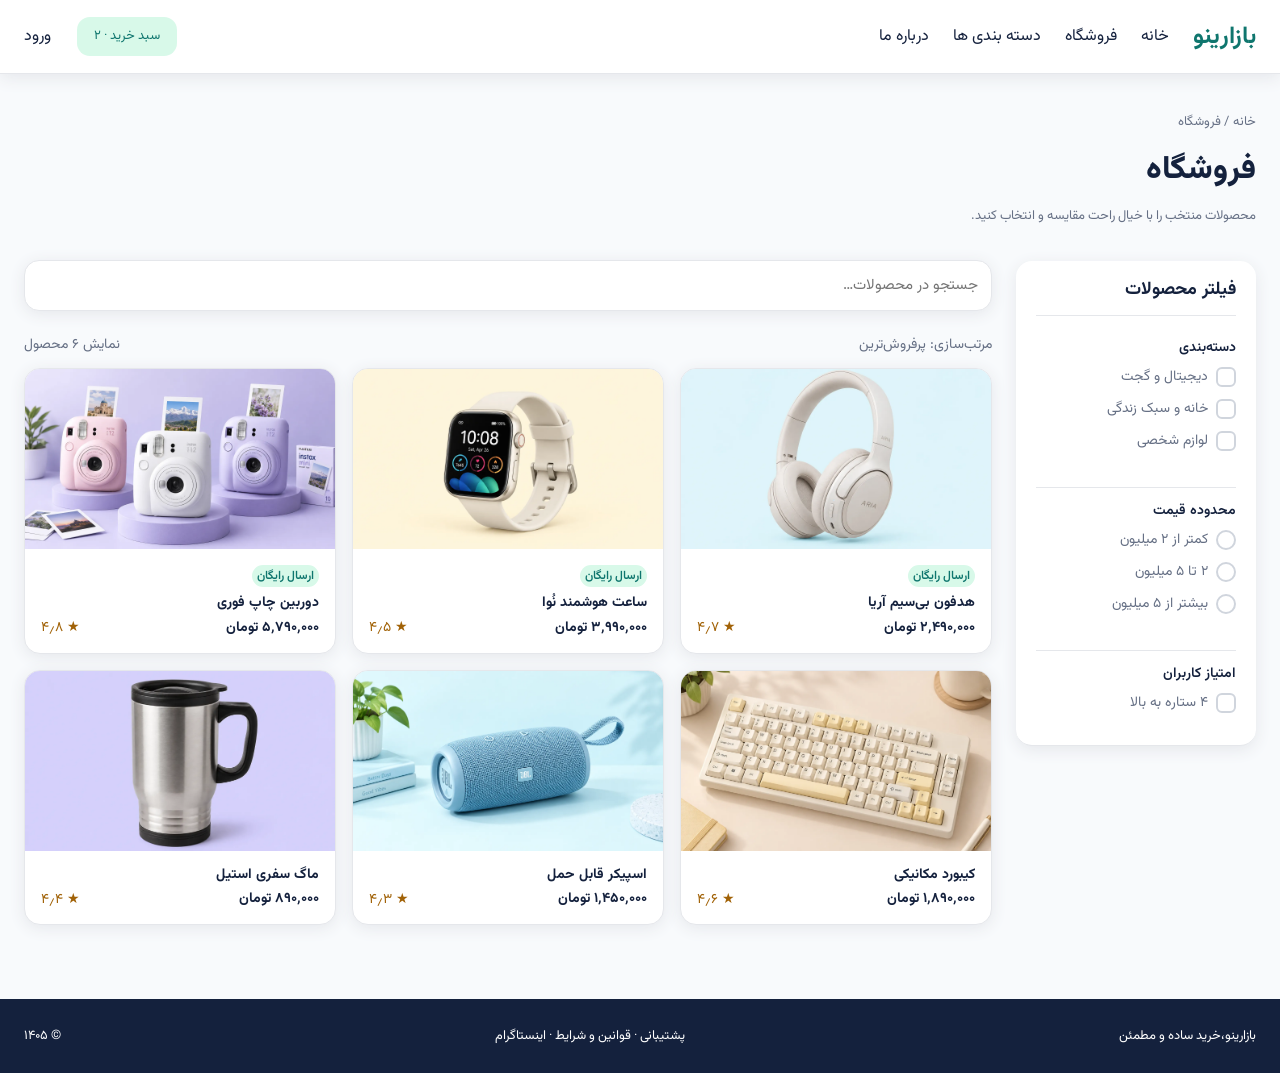
<file: index.html>
<!DOCTYPE html>
<html lang="fa" dir="rtl">

<head>
    <meta charset="UTF-8">
    <meta name="viewport" content="width=device-width, initial-scale=1.0">
    <meta name="description"
        content="انواع محصولات دیجیتال و لوازم کاربردی را در فروشگاه بازارینو بررسی و مقایسه کنید.">

    <link rel="stylesheet" href="./CSS/reset.css">
    <link rel="stylesheet" href="./CSS/common.css">
    <link rel="stylesheet" href="./CSS/index.css">

    <title>فروشگاه محصولات دیجیتال | بازارینو</title>
</head>

<body>
    <header class="navbar">
        <div class="container">
            <a class="logo" href="./index.html">
                بازارینو
            </a>
            <nav class="navbar__menu">
                <a class="link" href="./index.html">
                    خانه
                </a>
                <a class="link" href="./index.html">فروشگاه</a>
                <a class="link" href="./index.html#categories">دسته بندی ها
                </a>
                <a class="link" href="./about.html">درباره ما
                </a>
            </nav>

            <div class="loginlink">
                <a class="group button" href="#">
                    سبد خرید · ۲
                </a>
                <a class="group" href="./register.html">
                    ورود
                </a>
            </div>
        </div>

    </header>
    <main>
        <header>
            <div class="page-header">
                <div class="breadcrumb-link">
                    <p>
                        <a href="#">خانه</a>
                        <a href="#"> / فروشگاه</a>

                    </p>
                </div>
                <div class="page-header__title">
                    <h1>فروشگاه</h1>
                </div>
                <div class="page-header__text">
                    <p>محصولات منتخب را با خیال راحت مقایسه و انتخاب کنید.</p>
                </div>
            </div>
        </header>

        <div class="catalog">
            <aside class="filter">
                <p class="filter__title">فیلتر محصولات
                </p>

                <fieldset>
                    <legend class="filter__group-title">
                        دسته‌بندی
                    </legend>
                    <div>
                        <label class="filter__option">
                            <input type="checkbox" name="category" class="filter__input"><span
                                class="filter__box"></span> دیجیتال و گجت
                        </label>

                        <label class="filter__option">
                            <input type="checkbox" name="category" class="filter__input"><span
                                class="filter__box"></span> خانه و سبک زندگی
                        </label>

                        <label class="filter__option">
                            <input type="checkbox" name="category" class="filter__input"><span
                                class="filter__box"></span> لوازم شخصی
                        </label>
                    </div>
                </fieldset>

                <div class="filter__group">
                    <fieldset>
                        <legend class="filter__group-title">محدوده قیمت</legend>
                        <div>
                            <label class="filter__option">
                                <input type="radio" name="price" class="filter__input" value="low"><span
                                    class="filter__box filter__box--radio"></span> کمتر از ۲ میلیون
                            </label>

                            <label class="filter__option">
                                <input type="radio" name="price" class="filter__input" value="mid"><span
                                    class="filter__box filter__box--radio"></span> ۲ تا ۵ میلیون
                            </label>

                            <label class="filter__option">
                                <input type="radio" name="price" class="filter__input" value="high"><span
                                    class="filter__box filter__box--radio"></span> بیشتر از ۵ میلیون
                            </label>
                        </div>
                    </fieldset>
                </div>

                <div class="filter__group">
                    <fieldset>
                        <legend class="filter__group-title">امتیاز کاربران</legend>
                        <div>
                            <label class="filter__option">
                                <input type="checkbox" name="rating" class="filter__input"><span
                                    class="filter__box"></span> ۴ ستاره به بالا
                            </label>
                        </div>
                    </fieldset>
                </div>
            </aside>


            <section class="products">
                <label>
                    <input class="products__search" type="search" placeholder="جستجو در محصولات…">
                </label>
                <div class="products__bar">
                    <p class="products__sort">مرتب‌سازی: پرفروش‌ترین</p>
                    <p class="products__count">نمایش ۶ محصول</p>
                </div>


                <div class="products__list">
                    <a href="./product.html" class="link-a">
                        <article class="product-card">
                            <div class="product-card__media">
                                <img class="product-card__img"
                                    src="./images/products/Headphones.webp" alt="هدفون بی‌سیم">
                            </div>

                            <div class="product-card__body">
                                <span class="product-card__badge">ارسال رایگان</span>
                                <h3 class="product-card__title">هدفون بی‌سیم آریا</h3>

                                <div class="product-card__footer">
                                    <p class="product-card__price">۲٬۴۹۰٬۰۰۰ تومان</p>
                                    <span class="product-card__rating">★ ۴٫۷</span>
                                </div>
                            </div>
                        </article>
                    </a>
                    <a href="./product.html" class="link-a">
                        <article class="product-card">
                            <div class="product-card__media">
                                <img class="product-card__img" src="./images/products/Smartwatch.webp"
                                    alt="ساعت هوشمند نُوا">
                            </div>
                            <div class="product-card__body">
                                <span class="product-card__badge"> ارسال رایگان</span>
                                <h3 class="product-card__title">ساعت هوشمند نُوا</h3>

                                <div class="product-card__footer">
                                    <p class="product-card__price"> ۳٬۹۹۰٬۰۰۰ تومان</p>
                                    <span class="product-card__rating">★ ۴٫۵</span>
                                </div>
                            </div>
                        </article>
                    </a>
                    <a href="./product.html" class="link-a">
                        <article class="product-card">
                            <div class="product-card__media">
                                <img class="product-card__img" src="./images/products/Instax Camera.webp"
                                    alt="دوربین چاپ فوری">
                            </div>
                            <div class="product-card__body">
                                <span class="product-card__badge"> ارسال رایگان</span>
                                <h3 class="product-card__title">دوربین چاپ فوری</h3>

                                <div class="product-card__footer">
                                    <p class="product-card__price"> ۵٬۷۹۰٬۰۰۰ تومان</p>
                                    <span class="product-card__rating">★ ۴٫۸</span>
                                </div>
                            </div>
                        </article>
                    </a>
                    <a href="./product.html" class="link-a">
                        <article class="product-card">
                            <div class="product-card__media">
                                <img class="product-card__img"
                                    src="./images/products/MechanicalKeyboard.webp" alt="کیبورد مکانیکی">
                            </div>
                            <div class="product-card__body">

                                <h3 class="product-card__title">کیبورد مکانیکی</h3>

                                <div class="product-card__footer">
                                    <p class="product-card__price">۱٬۸۹۰٬۰۰۰ تومان</p>
                                    <span class="product-card__rating">★ ۴٫۶</span>
                                </div>
                            </div>
                        </article>
                    </a>
                    <a href="./product.html" class="link-a">
                        <article class="product-card">
                            <div class="product-card__media">
                                <img class="product-card__img"
                                    src="./images/products/Speaker.webp" alt="اسپیکر قابل حمل">
                            </div>
                            <div class="product-card__body">

                                <h3 class="product-card__title">اسپیکر قابل حمل</h3>

                                <div class="product-card__footer">
                                    <p class="product-card__price"> ۱٬۴۵۰٬۰۰۰ تومان</p>
                                    <span class="product-card__rating"> ★ ۴٫۳</span>
                                </div>
                            </div>

                        </article>
                    </a>

                    <a href="./product.html" class="link-a">
                        <article class="product-card">
                            <div class="product-card__media">
                                <img class="product-card__img" src="./images/products/Brushed.webp"
                                    alt="ماگ سفری استیل">
                            </div>
                            <div class="product-card__body">

                                <h3 class="product-card__title">ماگ سفری استیل</h3>

                                <div class="product-card__footer">
                                    <p class="product-card__price"> ۸۹۰٬۰۰۰ تومان</p>
                                    <span class="product-card__rating"> ★ ۴٫۴</span>
                                </div>
                            </div>
                        </article>
                    </a>
                </div>
            </section>
        </div>
    </main>

    <footer class="footer_navbar">
        <div class="container_two">
            <span>بازارینو،خرید ساده و مطمئن</span>
            <div class="titlee">
                <a class="link-footer" href="mailto:support@bazarino.example">
                    پشتیبانی ·
                </a>
                <a class="link-footer" href="./terms.html">
                    قوانین و شرایط
                </a>
                <a class="link-footer" href="https://www.instagram.com/">
                    · اینستاگرام
                </a>
            </div>
            <span>© ۱۴۰۵</span>
        </div>
    </footer>

</body>

</html>
</file>
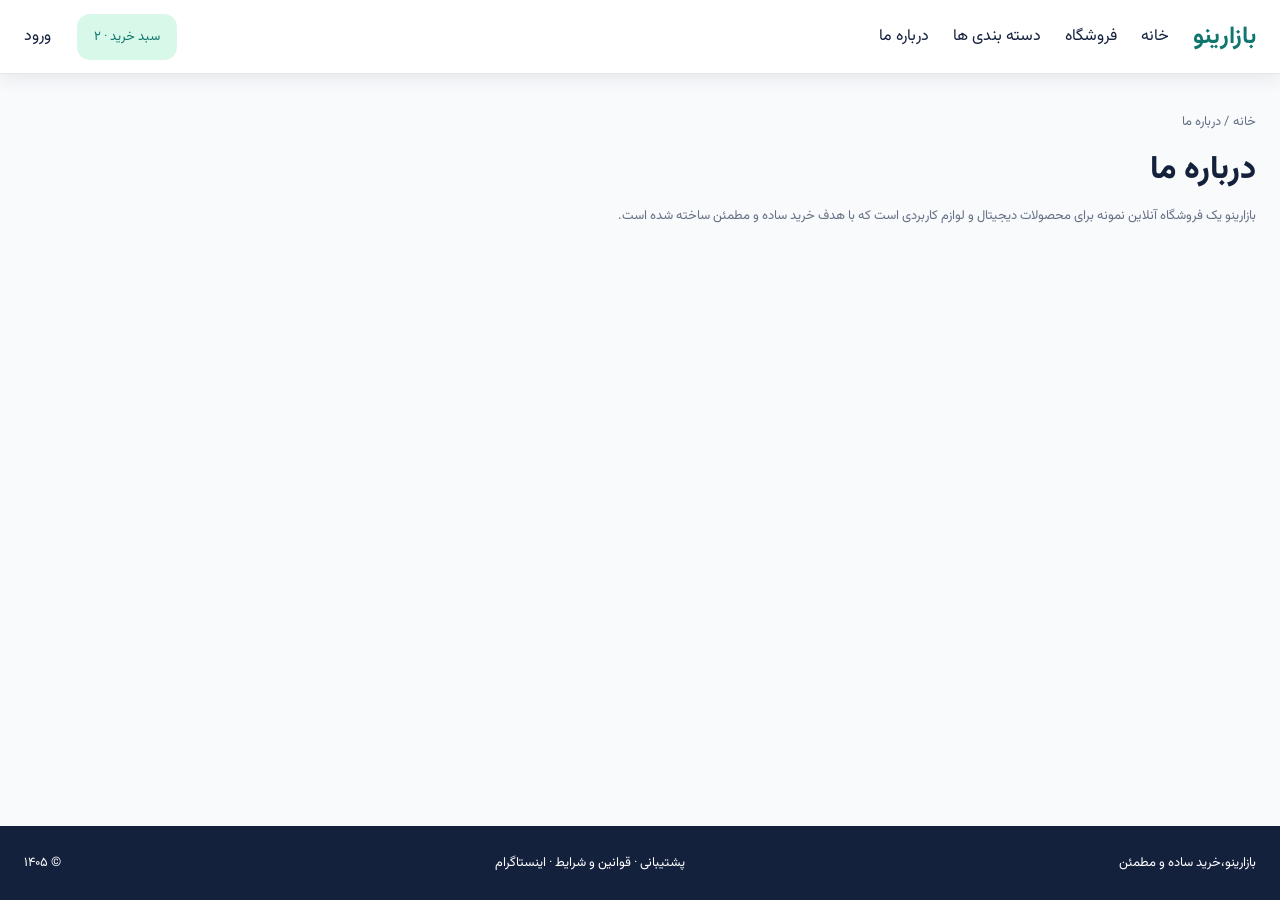
<file: about.html>
<!DOCTYPE html>
<html lang="fa" dir="rtl">

<head>
    <meta charset="UTF-8">
    <meta name="viewport" content="width=device-width, initial-scale=1.0">
    <link rel="stylesheet" href="./CSS/reset.css">
    <link rel="stylesheet" href="./CSS/common.css">
    <title>درباره ما | بازارینو</title>
</head>

<body>
    <header class="navbar">
        <div class="container">
            <a class="logo" href="./index.html">
                بازارینو
            </a>
            <nav class="navbar__menu">
                <a class="link" href="./index.html">
                    خانه
                </a>
                <a class="link" href="./index.html">
                    فروشگاه
                </a>
                <a class="link" href="./index.html#categories">
                    دسته بندی ها
                </a>
                <a class="link" href="./about.html">
                    درباره ما
                </a>
            </nav>

            <div class="loginlink">
                <button class="group button" type="button">
                    سبد خرید · ۲
                </button>
                <a class="group" href="./register.html">
                    ورود
                </a>
            </div>
        </div>

    </header>

    <main>
        <div class="page-header">
            <div class="breadcrumb-link">
                <p>
                    <a href="./index.html">خانه</a>
                    <a href="./about.html" aria-current="page"> / درباره ما</a>
                </p>
            </div>
            <h1 class="page-header__title">درباره ما</h1>
            <p class="page-header__text">بازارینو یک فروشگاه آنلاین نمونه برای محصولات دیجیتال و لوازم کاربردی است که با هدف خرید ساده و مطمئن ساخته شده است.</p>
        </div>
    </main>

    <footer class="footer_navbar">
        <div class="container_two">
            <span>بازارینو،خرید ساده و مطمئن</span>
            <div class="titlee">
                <a class="link-footer" href="mailto:support@bazarino.example">
                    پشتیبانی ·
                </a>
                <a class="link-footer" href="./terms.html">
                    قوانین و شرایط
                </a>
                <a class="link-footer" href="https://www.instagram.com/">
                    · اینستاگرام
                </a>
            </div>
            <span>© ۱۴۰۵</span>
        </div>
    </footer>
</body>

</html>
</file>
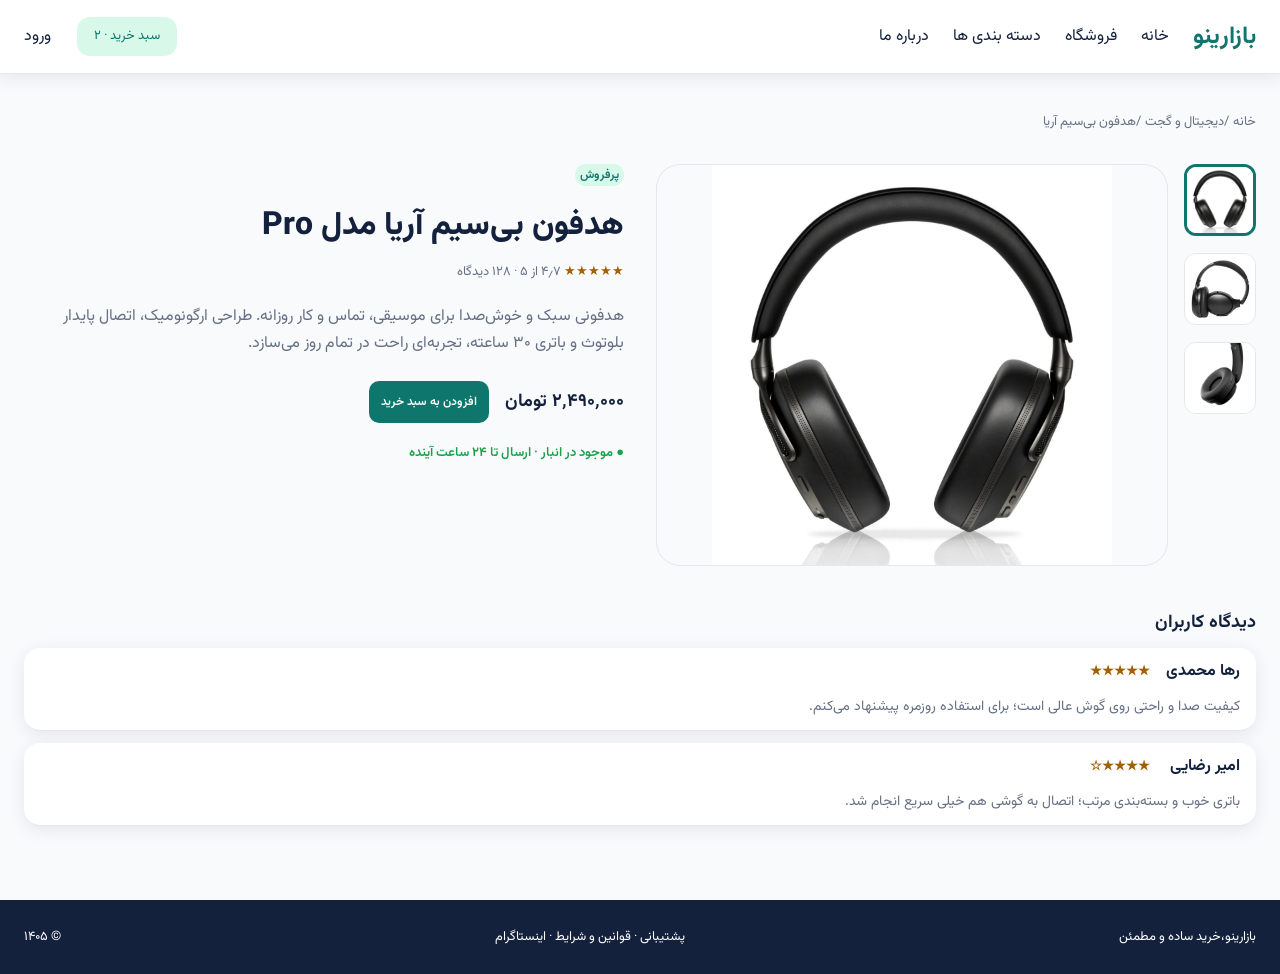
<file: product.html>
<!DOCTYPE html>
<html lang="fa" dir="rtl">

<head>
    <meta charset="UTF-8">
    <meta name="viewport" content="width=device-width, initial-scale=1.0">
    <link rel="stylesheet" href="./CSS/reset.css">
    <link rel="stylesheet" href="./CSS/common.css">
    <link rel="stylesheet" href="./CSS/product.css">
    <title>هدفون بی‌سیم آریا مدل Pro | بازارینو</title>
</head>

<body>
    <header class="navbar">
        <div class="container">
            <a class="logo" href="./index.html">
                بازارینو
            </a>

            <nav class="navbar__menu">
                <a class="link" href="./index.html">
                    خانه
                </a>
                <a class="link" href="./index.html">فروشگاه</a>
                <a class="link" href="./index.html#categories">دسته بندی ها</a>
                <a class="link" href="./about.html">درباره ما</a>
            </nav>

            <div class="loginlink">
                <a class="group button" href="#">
                    سبد خرید · ۲
                </a>
                <a class="group" href="./register.html">
                    ورود
                </a>
            </div>
        </div>
    </header>

    <main>
        <header>
            <div class="page-header">
                <div class="breadcrumb-link">
                    <p>
                        <a href="#">خانه</a>
                        <a href="#">/دیجیتال و گجت</a>
                        <a href="#">/هدفون بی‌سیم آریا</a>

                    </p>
                </div>
            </div>
        </header>
        <section class="wrapper">
            <section class="product">
                <div class="product__gallery">

                    <input type="radio" class="product__radio product__radio--1" name="gallery" id="gallery-1" checked>
                    <input type="radio" class="product__radio product__radio--2" name="gallery" id="gallery-2">
                    <input type="radio" class="product__radio product__radio--3" name="gallery" id="gallery-3">

                    <div class="product__thumbs">
                        <label for="gallery-1">
                            <img src="./images/HeadphonesMain.webp" alt="نمای اصلی هدفون"
                                class="product__thumb product__thumb--1">
                        </label>
                        <label for="gallery-2">
                            <img src="./images/HeadphonesSecond.webp" alt="نمای دوم هدفون"
                                class="product__thumb product__thumb--2">
                        </label>
                        <label for="gallery-3">
                            <img src="./images/HeadphonesThird.webp" alt="نمای سوم هدفون"
                                class="product__thumb product__thumb--3">
                        </label>
                    </div>

                    <div class="product__image">
                        <img src="./images/HeadphonesMain.webp" alt="هدفون بی‌سیم آریا - نمای اصلی"
                            class="product__img product__img--1">
                        <img src="./images/HeadphonesSecond.webp" alt="هدفون بی‌سیم آریا - نمای دوم"
                            class="product__img product__img--2">
                        <img src="./images/HeadphonesThird.webp" alt="هدفون بی‌سیم آریا - نمای سوم"
                            class="product__img product__img--3">
                    </div>
                </div>

                <div class="product__info">
                    <span class="product-card__badge">پرفروش</span>
                    <h1 class="page-header__title">هدفون بی‌سیم آریا مدل Pro</h1>
                    <div class="product__rating">
                        <span class="product__stars">★★★★★</span>
                        <span class="product__rating-text"> ۴٫۷ از ۵ · ۱۲۸ دیدگاه</span>
                    </div>
                    <p class="product__description">
                        هدفونی سبک و خوش‌صدا برای موسیقی، تماس و کار روزانه. طراحی ارگونومیک، اتصال پایدار بلوتوث و
                        باتری ۳۰
                        ساعته، تجربه‌ای راحت در تمام روز می‌سازد.
                    </p>
                    <div class="product__buy">
                        <p class="product__price">۲٬۴۹۰٬۰۰۰ تومان</p>
                        <button class="product__button" type="button">افزودن به سبد خرید</button>
                    </div>
                    <p class="product__stock"> ● موجود در انبار · ارسال تا ۲۴ ساعت آینده</p>
                </div>

            </section>

            <section class="reviews">
                <h2 class="reviews__title  product__price">دیدگاه کاربران</h2>
                <div class="review__header1">
                    <h3 class="review__name">رها محمدی<span class="space">★★★★★</span></h3>
                    <p class="reviw-des">کیفیت صدا و راحتی روی گوش عالی است؛ برای استفاده روزمره پیشنهاد می‌کنم.</p>
                </div>
                <div class="review__header2">
                    <h3 class="review__name">امیر رضایی <span class="space">★★★★☆</span></h3>
                    <p class="reviw-des">باتری خوب و بسته‌بندی مرتب؛ اتصال به گوشی هم خیلی سریع انجام شد.</p>
                </div>
            </section>
        </section>
    </main>

    <footer class="footer_navbar">
        <div class="container_two">
            <span>بازارینو،خرید ساده و مطمئن</span>
            <div class="titlee">
                <a class="link-footer" href="mailto:support@bazarino.example">
                    پشتیبانی ·
                </a>
                <a class="link-footer" href="./terms.html">
                    قوانین و شرایط
                </a>
                <a class="link-footer" href="https://www.instagram.com/">
                    · اینستاگرام
                </a>
            </div>
            <span>© ۱۴۰۵</span>
        </div>
    </footer>
</body>

</html>
</file>
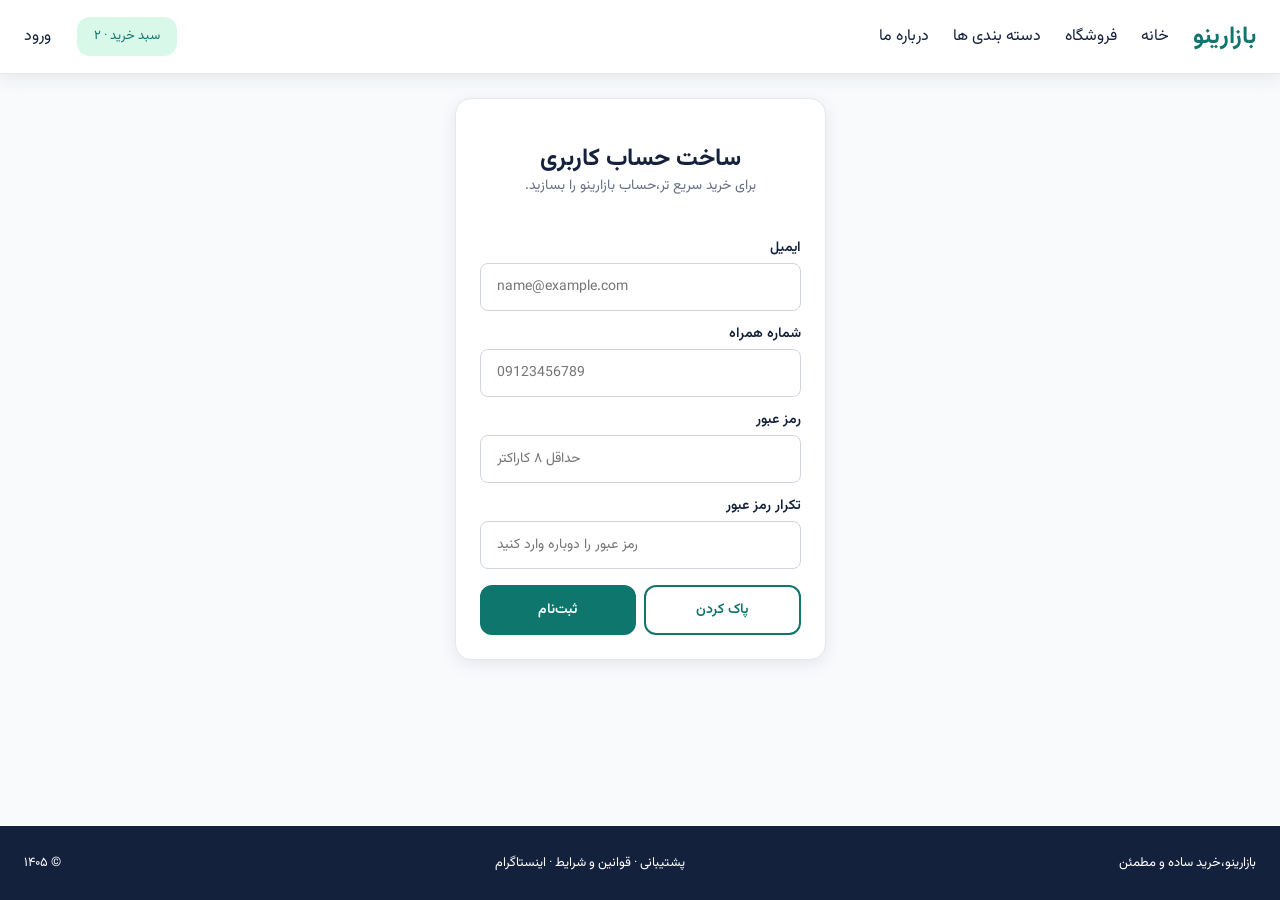
<file: register.html>
<!DOCTYPE html>
<html lang="fa" dir="rtl">

<head>
    <meta charset="UTF-8">
    <meta name="viewport" content="width=device-width, initial-scale=1.0">
    <meta name="description" content="با ساخت حساب کاربری در بازارینو، سریع‌تر و راحت‌تر خرید کنید.">
    <link rel="stylesheet" href="./CSS/reset.css">
    <link rel="stylesheet" href="./CSS/common.css">
    <link rel="stylesheet" href="./CSS/register.css">
    <title>ثبت‌نام | بازارینو</title>
</head>

<body>
    <header class="navbar">
        <div class="container">
            <a class="logo" href="./index.html">
                بازارینو
            </a>

            <nav class="navbar__menu">
                <a class="link" href="./index.html">
                    خانه
                </a>
                <a class="link" href="./index.html">فروشگاه</a>
                <a class="link" href="./index.html#categories">دسته بندی ها</a>
                <a class="link" href="./about.html">درباره ما</a>
            </nav>

            <div class="loginlink">
                <a class="group button" href="#">
                    سبد خرید · ۲
                </a>
                <a class="group" href="./register.html">
                    ورود
                </a>
            </div>
        </div>
    </header>


    <main>
        <div class="page">
            <div class="form-card">
                <div class="form-container">
                    <h1 class="form-title">ساخت حساب کاربری</h1>
                    <p class="form-title-des">برای خرید سریع تر،حساب بازارینو را بسازید.</p>
                </div>
                <form class="form" action="/register" method="post">

                    <div class="form-group">
                        <label class="form-label" for="email">ایمیل</label>
                        <input class="form-control" type="email" id="email" name="email" placeholder="name@example.com"
                            required>
                    </div>
                    <div class="form-group">
                        <label class="form-label" for="mobile">شماره همراه</label>
                        <input class="form-control" type="tel" id="mobile" name="mobile" pattern="09[0-9]{9}"
                            placeholder="09123456789" required>
                    </div>
                    <div class="form-group">
                        <label class="form-label" for="password">رمز عبور </label>
                        <input class="form-control" type="password" id="password" name="password" minlength="8"
                            maxlength="64" placeholder="حداقل ۸ کاراکتر" required>
                    </div>

                    <div class="form-group">
                        <label class="form-label" for="confirmPassword">تکرار رمز عبور </label>
                        <input class="form-control" type="password" id="confirmPassword" name="confirmPassword"
                            minlength="8" maxlength="64" placeholder="رمز عبور را دوباره وارد کنید" required>
                    </div>
                    <div class="form-actions">
                        <button class="btn btn-secondary" type="reset">پاک کردن</button>
                        <button class="btn btn-primary" type="submit">ثبت‌نام</button>
                    </div>
                </form>
            </div>
        </div>

    </main>

    <footer class="footer_navbar">
        <div class="container_two">
            <span>بازارینو،خرید ساده و مطمئن</span>
            <div class="titlee">
                <a class="link-footer" href="mailto:support@bazarino.example">
                    پشتیبانی ·
                </a>
                <a class="link-footer" href="./terms.html">
                    قوانین و شرایط
                </a>
                <a class="link-footer" href="https://www.instagram.com/">
                    · اینستاگرام
                </a>
            </div>
            <span>© ۱۴۰۵</span>
        </div>
    </footer>
</body>

</html>
</file>
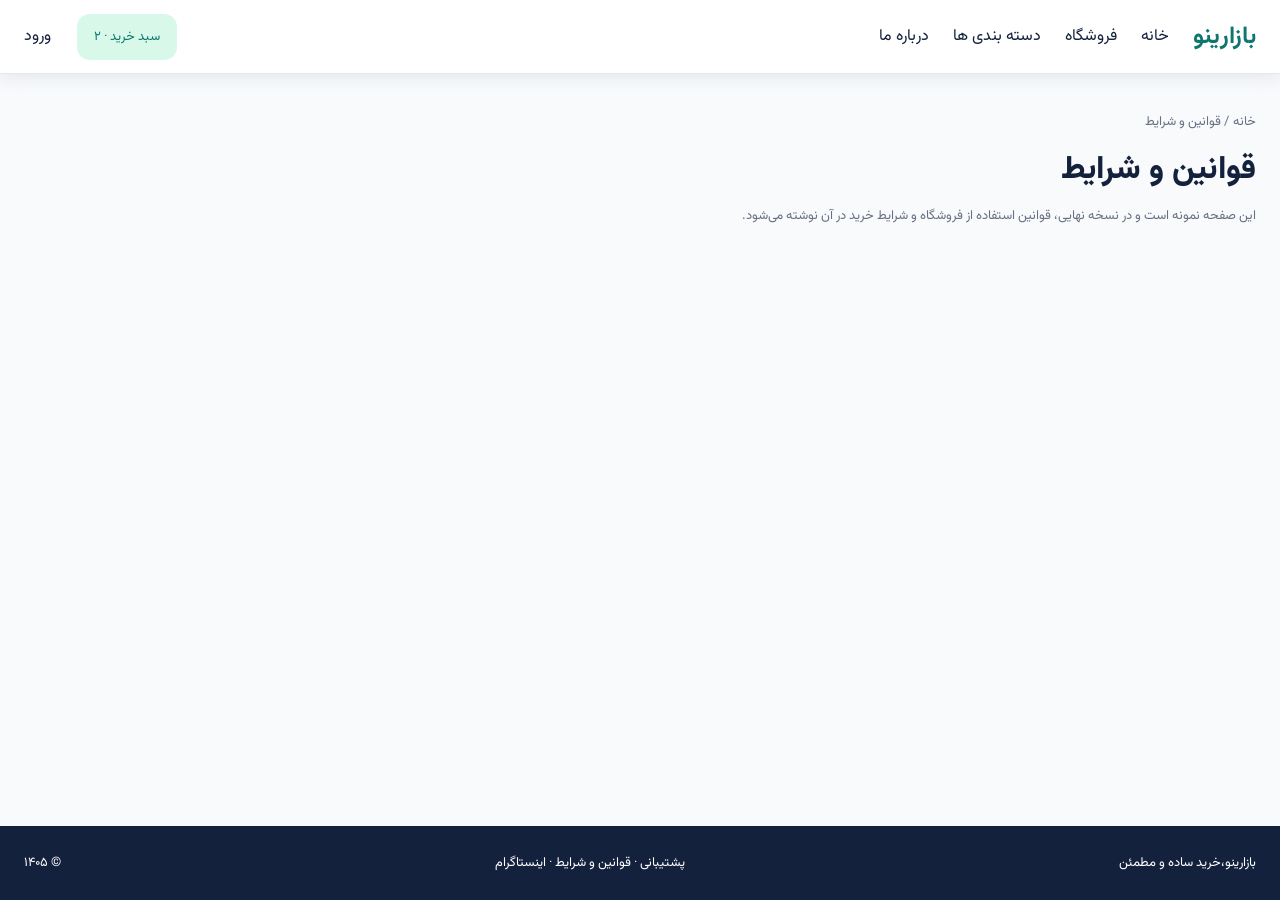
<file: terms.html>
<!DOCTYPE html>
<html lang="fa" dir="rtl">

<head>
    <meta charset="UTF-8">
    <meta name="viewport" content="width=device-width, initial-scale=1.0">
    <link rel="stylesheet" href="./CSS/reset.css">
    <link rel="stylesheet" href="./CSS/common.css">
    <title>قوانین و شرایط | بازارینو</title>
</head>

<body>
    <header class="navbar">
        <div class="container">
            <a class="logo" href="./index.html">
                بازارینو
            </a>
            <nav class="navbar__menu">
                <a class="link" href="./index.html">
                    خانه
                </a>
                <a class="link" href="./index.html">
                    فروشگاه
                </a>
                <a class="link" href="./index.html#categories">
                    دسته بندی ها
                </a>
                <a class="link" href="./about.html">
                    درباره ما
                </a>
            </nav>

            <div class="loginlink">
                <button class="group button" type="button">
                    سبد خرید · ۲
                </button>
                <a class="group" href="./register.html">
                    ورود
                </a>
            </div>
        </div>

    </header>

    <main>
        <div class="page-header">
            <div class="breadcrumb-link">
                <p>
                    <a href="./index.html">خانه</a>
                    <a href="./terms.html" aria-current="page"> / قوانین و شرایط</a>
                </p>
            </div>
            <h1 class="page-header__title">قوانین و شرایط</h1>
            <p class="page-header__text">این صفحه نمونه است و در نسخه نهایی، قوانین استفاده از فروشگاه و شرایط خرید در آن نوشته می‌شود.</p>
        </div>
    </main>

    <footer class="footer_navbar">
        <div class="container_two">
            <span>بازارینو،خرید ساده و مطمئن</span>
            <div class="titlee">
                <a class="link-footer" href="mailto:support@bazarino.example">
                    پشتیبانی ·
                </a>
                <a class="link-footer" href="./terms.html">
                    قوانین و شرایط
                </a>
                <a class="link-footer" href="https://www.instagram.com/" target="_blank" rel="noopener noreferrer">
                    · اینستاگرام
                </a>
            </div>
            <span>© ۱۴۰۵</span>
        </div>
    </footer>
</body>

</html>
</file>
<file: CSS/common.css>
:root {
    --color-bg: #F8FAFC;
    --color-surface: #FFFFFF;
    --color-text: #14213D;
    --color-text-muted: #667085;
    --color-primary: #0F766E;
    --color-border: #E5E7EB;
    --color-border-control: #D0D5DD;
    --color-accent-bg: #D8F9E9;
    --color-footer: #14213D;
    --color-shadow: #E5E7EB;
    --color-on-primary: #FFFFFF;
    --color-focus-ring: rgba(15, 118, 110, 0.25);
    --color-rating: #A16207;
    --color-accent-bg-hover: #E7FCF2;
    --color-primary-hover: #10672d;
    --color-success: #16A34A;
    --color-danger: #DC2626;

}


/* @font-face {
    font-family: vazirmatn;
    src: url(./fonts/Vazirmatn-Regular.woff2);
    src: url(./fonts/Vazirmatn-SemiBold.woff2);
    src: url(./fonts/Vazirmatn-Bold.woff2);
    src: url(./fonts/Vazirmatn-ExtraBold.woff2);
    font-display: swap
} */


@font-face {
    font-family: vazir400;
    src: url(./fonts/webfonts/Vazirmatn-Regular.woff2);
    font-display: swap
}

@font-face {
    font-family: vazir600;
    src: url(./fonts/webfonts/Vazirmatn-SemiBold.woff2);
    font-display: swap
}

@font-face {
    font-family: vazir700;
    src: url(./fonts/webfonts/Vazirmatn-Bold.woff2);
    font-display: swap
}

@font-face {
    font-family: vazir800;
    src: url(./fonts/webfonts/Vazirmatn-ExtraBold.woff2);
    font-display: swap
}

* {
    box-sizing: border-box;
}

body {

    display: flex;
    flex-direction: column;
    min-height: 100vh;
    background-color: var(--color-bg);
    font-family: vazir400;
    color: var(--color-text);
}

main {
    flex: 1;
}

.navbar {
    width: 100%;
    height: 74px;
    background-color: var(--color-surface);
    font-size: medium;
    font-family: vazir400;
    border-bottom: 1px solid var(--color-border);
    box-shadow: 0px 4px 16px var(--color-shadow);

    position: sticky;
    top: 0;
    z-index: 100;
}

.navbar__menu {
    display: flex;
    gap: 24px;
}

.container {
    display: flex;
    align-items: center;
    max-width: 1500px;
    margin: 0 auto;
    height: 100%;
    gap: 24px;
    padding: 0 24px;
}

.link {
    color: var(--color-text);
    text-decoration: none;
}

.link:hover {
    color: var(--color-primary);

}

.group {
    color: var(--color-text);
    text-decoration: none;

}

.loginlink {

    margin-right: auto;
    gap: 26px;
    display: flex;
    align-items: center;
}

.logo {
    text-decoration: none;
    color: var(--color-primary);
    font-family: vazir700;
    font-size: x-large;
}

.button {

    font-family: vazir400;
    background-color: var(--color-accent-bg);
    color: var(--color-primary);
    border-radius: 13px;
    border: none;
    font-size: small;
    text-align: center;
    padding: 13px 17px;
    text-decoration: none;
    cursor: pointer;
}

.button:hover {
    background-color: var(--color-accent-bg-hover);
}

.group:hover {
    color: var(--color-primary);
}


.page-header {
    display: flex;
    flex-direction: column;
    max-width: 1500px;
    margin: 40px auto 10px;
    height: 100%;
    gap: 24px;
    padding: 0 24px;
}

.breadcrumb-link p a {
    text-decoration: none;
    font-family: vazir400;
    font-size: 13px;
    color: var(--color-text-muted);
}

.breadcrumb-link p a:hover {
    color: var(--color-primary);
}

.page-header__title {
    font-family: vazir800;
    font-size: 32px;
    color: var(--color-text);
}

.page-header__text {
    font-family: vazir400;
    font-size: 13px;
    color: var(--color-text-muted);
}

.footer_navbar {
    width: 100%;
    height: 74px;
    background-color: var(--color-footer);
    color: white;
    font-size: 13px;
    font-family: vazir400;
    margin-top: 50px;
}

.container_two {
    display: flex;
    justify-content: space-between;
    align-items: center;
    max-width: 1500px;
    height: 100%;
    gap: 24px;
    padding: 0 24px;
    margin: 0 auto;
}

.link-footer {
    text-decoration: none;
    color: white;
}

.link-footer:hover {
    color: rgba(255, 255, 255, 0.63);
}

@media(max-width: 768px) {
    .footer_navbar {
        height: auto;
        padding: 24px;
    }

    .container_two {
        flex-direction: column;
        text-align: center;
        gap: 24px;
    }

    .page-header {
        padding: 0 32px;
    }
}

@media(max-width: 640px) {
    .navbar {
        height: auto;
        padding: 12px;
    }

    .container {
        flex-wrap: wrap;
        row-gap: 15px;
    }

    .loginlink {
        order: 2;
    }

    .navbar__menu {
        order: 3;
        gap: 16px;
        width: 100%;
        justify-content: center;
        font-size: 14px;
        flex-wrap: wrap;
    }

}

@media (prefers-color-scheme: dark) {
    :root {
        --color-bg: #0F172A;
        --color-surface: #1E293B;
        --color-surface-image:#ffff;
        --color-text: #E2E8F0;
        --color-text-muted: #94A3B8;
        --color-primary: #2DD4BF;
        --color-border: #334155;
        --color-border-control: #475569;
        --color-accent-bg: #134E4A;
        --color-footer: #020617;
        --color-shadow: rgba(0, 0, 0, 0.4);
        --color-on-primary: #0F172A;
        --color-focus-ring: rgba(45, 212, 191, 0.35);
        --color-rating: #FBBF24;
        --color-accent-bg-hover: #115E59;
        --color-primary-hover: #5EEAD4;
        --color-success: #4ADE80;
        --color-danger: #FB7185;
    }
}
</file>
<file: CSS/index.css>
.filter__title {
    font-family: vazir700;
    font-size: 18px;
    color: var(--color-text);
    border-bottom: 1px solid var(--color-border);
    padding-bottom: 16px;
    margin-bottom: 1px;
}


.filter__group-title {
    font-family: vazir600;
    font-size: 14px;
    color: var(--color-text);
}


.filter {
    display: flex;
    flex-direction: column;
    max-width: 1500px;
    flex-shrink: 0;
    gap: 24px;
    padding: 20px 20px;
    margin-top: 28px;
    border-radius: 16px;
    width: 240px;
    background-color: var(--color-surface);
    border-bottom: 1px solid var(--color-border);
    box-shadow: 0px 4px 16px var(--color-shadow);
    position: sticky;
    top: 96px;
}


.filter__option {
    font-family: vazir400;
    font-size: 14px;
    color: var(--color-text-muted);
    margin: 12px auto;

    position: relative;
    display: flex;
    align-items: center;
    gap: 8px;
    cursor: pointer;

}

.filter__option:hover {
    color: var(--color-text);
}


input[class="filter__input"] {
    position: absolute;
    opacity: 0;
    height: 1px;
    width: 1px;
}

.filter__box {
    height: 20px;
    width: 20px;
    border: 2px solid var(--color-border-control);
    border-radius: 6px;
    background-color: var(--color-surface);
    flex-shrink: 0;
    position: relative;
}

.filter__box:hover {
    border-color: var(--color-text-muted);
}


.filter__box::after {
    content: "";
    display: none;
    height: 10px;
    width: 6px;
    border-right: 3px solid var(--color-surface);
    border-bottom: 3px solid var(--color-surface);
    transform: rotate(45deg);
    position: absolute;
    top: 0px;
    left: 4px;
}

input:checked+.filter__box {
    background-color: var(--color-primary);
    border-color: var(--color-primary);

}

input:checked+.filter__box::after {
    display: block;
}

input:focus-visible+.filter__box {
    box-shadow: 0px 0px 0px 3px var(--color-focus-ring);
}

.filter__group {
    border-top: 1px solid var(--color-border);
    padding-top: 16px;
}

.filter__box--radio {
    border-radius: 100%;
    border-color: var(--color-border-control);
}


input:checked+.filter__box--radio {
    background-color: var(--color-surface);
}

.filter__box--radio::after {
    border-radius: 50%;
    height: 10px;
    width: 10px;
    background-color: var(--color-primary);
    border: 0;
    transform: none;
    position: absolute;
    top: 3px;
    left: 3px;
}

.catalog {
    display: flex;
    align-items: flex-start;
    margin: 0 auto 24px;
    padding: 0 24px;
    width:100%;
    gap: 24px;
    max-width: 1500px;

}

.products {
    flex: 1;
    min-width: 0;
}

.products__search {
    display: flex;
    width: 100%;
    font-family: vazir400;
    font-size: 15px;
    color: var(--color-text);
    padding: 13px;
    margin: 27px 0px;
    border: 1px solid var(--color-border);
    border-radius: 15px;

    background-color: var(--color-surface);
    border-bottom: 1px solid var(--color-border);
    box-shadow: 0px 3px 16px var(--color-shadow);

}

.products__search:focus {
    outline: none;
    border-color: var(--color-text-muted);

}

.products__bar {
    display: flex;
    justify-content: space-between;
    margin-bottom: 16px;
    font-family: vazir400;
    font-size: 14px;
    color: var(--color-text-muted);
}



.link-a{
    text-decoration: none;
}
.products__list {
    display: grid;
    grid-template-columns: 1fr 1fr 1fr;
    gap: 16px;
}

.product-card {
    box-shadow: 0px 3px 16px var(--color-shadow);
    border-radius: 16px;

    background-color: var(--color-surface);
    border: 1px solid var(--color-border);
    overflow: hidden;
}

.product-card__img {
    width: 100%;
    height: 180px;
    object-fit: cover;
    display: block;
    cursor: pointer;
}


.product-card__body {
    display: flex;
    flex-direction: column;
    padding: 16px;
    gap: 8px;
    cursor: pointer;
}

.product-card__footer {
    display: flex;
    justify-content: space-between;
    align-items: center;
}

.product-card__badge {
    font-family: vazir600;
    background-color: var(--color-accent-bg);
    color: var(--color-primary);
    border-radius: 13px;
    border: none;
    align-self: flex-start;
    font-size: 12px;
    text-align: center;
    padding: 5px 5px;
}

.product-card__title,
.product-card__price {
    font-family: vazir700;
    font-size: 14px;
    color: var(--color-text);
    line-height: 1.2;
}

.product-card__rating {
    font-family: vazir400;
    font-size: 14px;
    color: var(--color-rating);
}


@media(max-width: 768px) {
    .products__list {
        grid-template-columns: 1fr;
    }

    .filter {
        display: none;
    }
    
    .catalog {
    padding: 0 32px;
    }
}
</file>
<file: CSS/product.css>
.product__thumb {
    width: 72px;
    height: 72px;
    cursor: pointer;
    object-fit: cover;
    border-radius: 12px;
    border: 1px solid var(--color-border);
}

.product__gallery {
    display: flex;
    gap: 16px;

}

.product__image {
    flex: 1;
    min-width: 0;
    background-color: var(--color-surface-image);;
    border: 1px solid var(--color-border);
    border-radius: 24px;
    overflow: hidden;
}

.product__img {
    height: 400px;
    object-fit: contain;
}

.product__thumbs {
    display: flex;
    flex-direction: column;
    gap: 12px;
}

.product {
    display: flex;
    align-items: flex-start;
    gap: 32px;
}

.product__gallery,
.product__info {
    flex: 1;
    min-width: 0;
}

.product__info {
    display: flex;
    flex-direction: column;
    gap: 24px;
}

.product__buy {
    display: flex;
    flex-direction: row;
    align-items: center;
    gap: 16px;
    margin-top: 0;
}

.product-card__badge {
    font-family: vazir600;
    background-color: var(--color-accent-bg);
    color: var(--color-primary);
    border-radius: 13px;
    border: none;
    align-self: flex-start;
    font-size: 12px;
    text-align: center;
    padding: 5px 5px;


}

.product__rating {
    font-family: vazir400;
    font-size: 13px;
}

.product__stars {
    color: var(--color-rating);
}

.product__rating-text {
    color: var(--color-text-muted);
}

.product__description {

    font-family: vazir400;
    font-size: 16px;
    line-height: 1.7;
    color: var(--color-text-muted);
}

.product__price {
    font-family: vazir700;
    font-size: 18px;
    color: var(--color-text);
}

.product__button {
    color: #FFFFFF;
    background-color: var(--color-primary);
    font-family: vazir600;
    font-size: 12px;
    border: none;
    border-radius: 10px;
    padding: 12px 12px;
    cursor: pointer;
}

.product__button:hover {
    background-color: var(--color-primary-hover);
}

.product__stock {
    font-family: vazir600;
    font-size: 13px;
    color: var(--color-success);
}

.reviews__title {
    margin-bottom: 16px;
}

.reviews {
    margin-top: 48px;

}

.review__header1,
.review__header2 {
    display: flex;
    flex-direction: column;
    gap: 20px;
    padding: 16px;
    border-radius: 16px;
    background-color: var(--color-surface);
    border-bottom: 1px solid var(--color-border);
    box-shadow: 0px 4px 16px var(--color-shadow);
}

.review__name {
    font-family: vazir700;
    font-size: 16px;
    font-weight: bold;
}

.review__header2 {
    margin-top: 12px;
}

.space {
    font-size: small;
    margin-right: 16px;
    color: var(--color-rating);
}

.reviw-des {
    font-family: vazir400;
    font-size: 14px;
    color: var(--color-text-muted);
}


.product__radio {
    display: none;

}

.product__img {
    display: none;
    width: 100%;
}

.product__radio--1:checked~.product__image .product__img--1,
.product__radio--2:checked~.product__image .product__img--2,
.product__radio--3:checked~.product__image .product__img--3 {
    display: block;
}

.product__radio--1:checked~.product__thumbs .product__thumb--1,
.product__radio--2:checked~.product__thumbs .product__thumb--2,
.product__radio--3:checked~.product__thumbs .product__thumb--3 {
    border: 3px solid var(--color-primary);
}

.wrapper {
    max-width: 1500px;
    margin: 0 auto;
    padding: 24px;
}


@media(max-width: 768px) {
    .product {
        flex-direction: column;
        align-items: stretch;
    }

    .product__gallery {
        flex-direction: row;


    }

    .product__img {
        height: 280px;
    }

    .page-header__title {
        font-size: 24px;
    }

    .reviw-des {
        line-height: 1.4;
    }
}
</file>
<file: CSS/register.css>
.page {
    display: flex;
    justify-content: center;
    padding: 24px 48px;
}

.form {
    display: flex;
    flex-direction: column;
    gap: 16px;
}

.form-card {
    border-bottom: 1px solid var(--color-border);
    box-shadow: 0px 4px 16px var(--color-shadow);
    background-color: var(--color-surface);
    border: 1px solid var(--color-border);
    border-radius: 16px;
    padding: 24px;
    max-width: 420px;
}

.form-container {
    display: flex;
    flex-direction: column;
    text-align: center;
    margin: 24px 45px;
    gap: 8px;
}

.form-group {
    display: flex;
    flex-direction: column;
    align-items: stretch;
    gap: 8px;
}

.form-control {
    width: 100%;
    border: 1px solid var(--color-border-control);
    color: var(--color-text);
    background-color: var(--color-surface);
    border-radius: 8px;
    padding: 12px 16px;
    font-family: vazir400;
    font-size: 14px;
}

.form-control:not(:placeholder-shown):valid {
    border-color: var(--color-success);
}

.form-control:not(:placeholder-shown):invalid {
    border-color: var(--color-danger);
}

.form-control:focus {
    outline: none;
    border-color: var(--color-primary);
    box-shadow: 0 0 0 3px var(--color-focus-ring);
}

.form-title {
    font-family: vazir700;
    font-size: 24px;
    color: var(--color-text);
    text-align: center;
}

.form-title-des {
    text-align: center;
    font-size: 14px;
    color: var(--color-text-muted);
    margin-bottom: 24px;
}

.form-label {
    font-family: vazir600;
    font-size: 14px;
    color: var(--color-text);
}

.form-control::placeholder {
    text-align: left;
}

.form-actions {
    display: flex;
    flex-direction: row;
    justify-content: center;
    gap: 8px;
}

.btn {
    flex: 1;
    font-family: vazir600;
    font-size: 14px;
    color: var(--color-text);
    outline: none;
    padding: 12px 16px;
    cursor: pointer;
    border: 2px solid var(--color-primary);
    border-radius: 12px;
}

.btn-primary {
    background-color: var(--color-primary);
    color: white;
}

.btn-secondary {
    background-color: var(--color-on-primary);
    color: var(--color-primary);

}

.btn-primary:hover {
    background-color: var(--color-primary-hover);
}

.btn-secondary:hover {
    background-color: var(--color-accent-bg-hover)
}

@media(max-width:480px) {
    .form-card {
        width: 100%;
        max-width: 420px;
    }

    .form-container {
        margin: 24px 0;
    }

    .page {
        padding:24px;
    }
}
</file>
